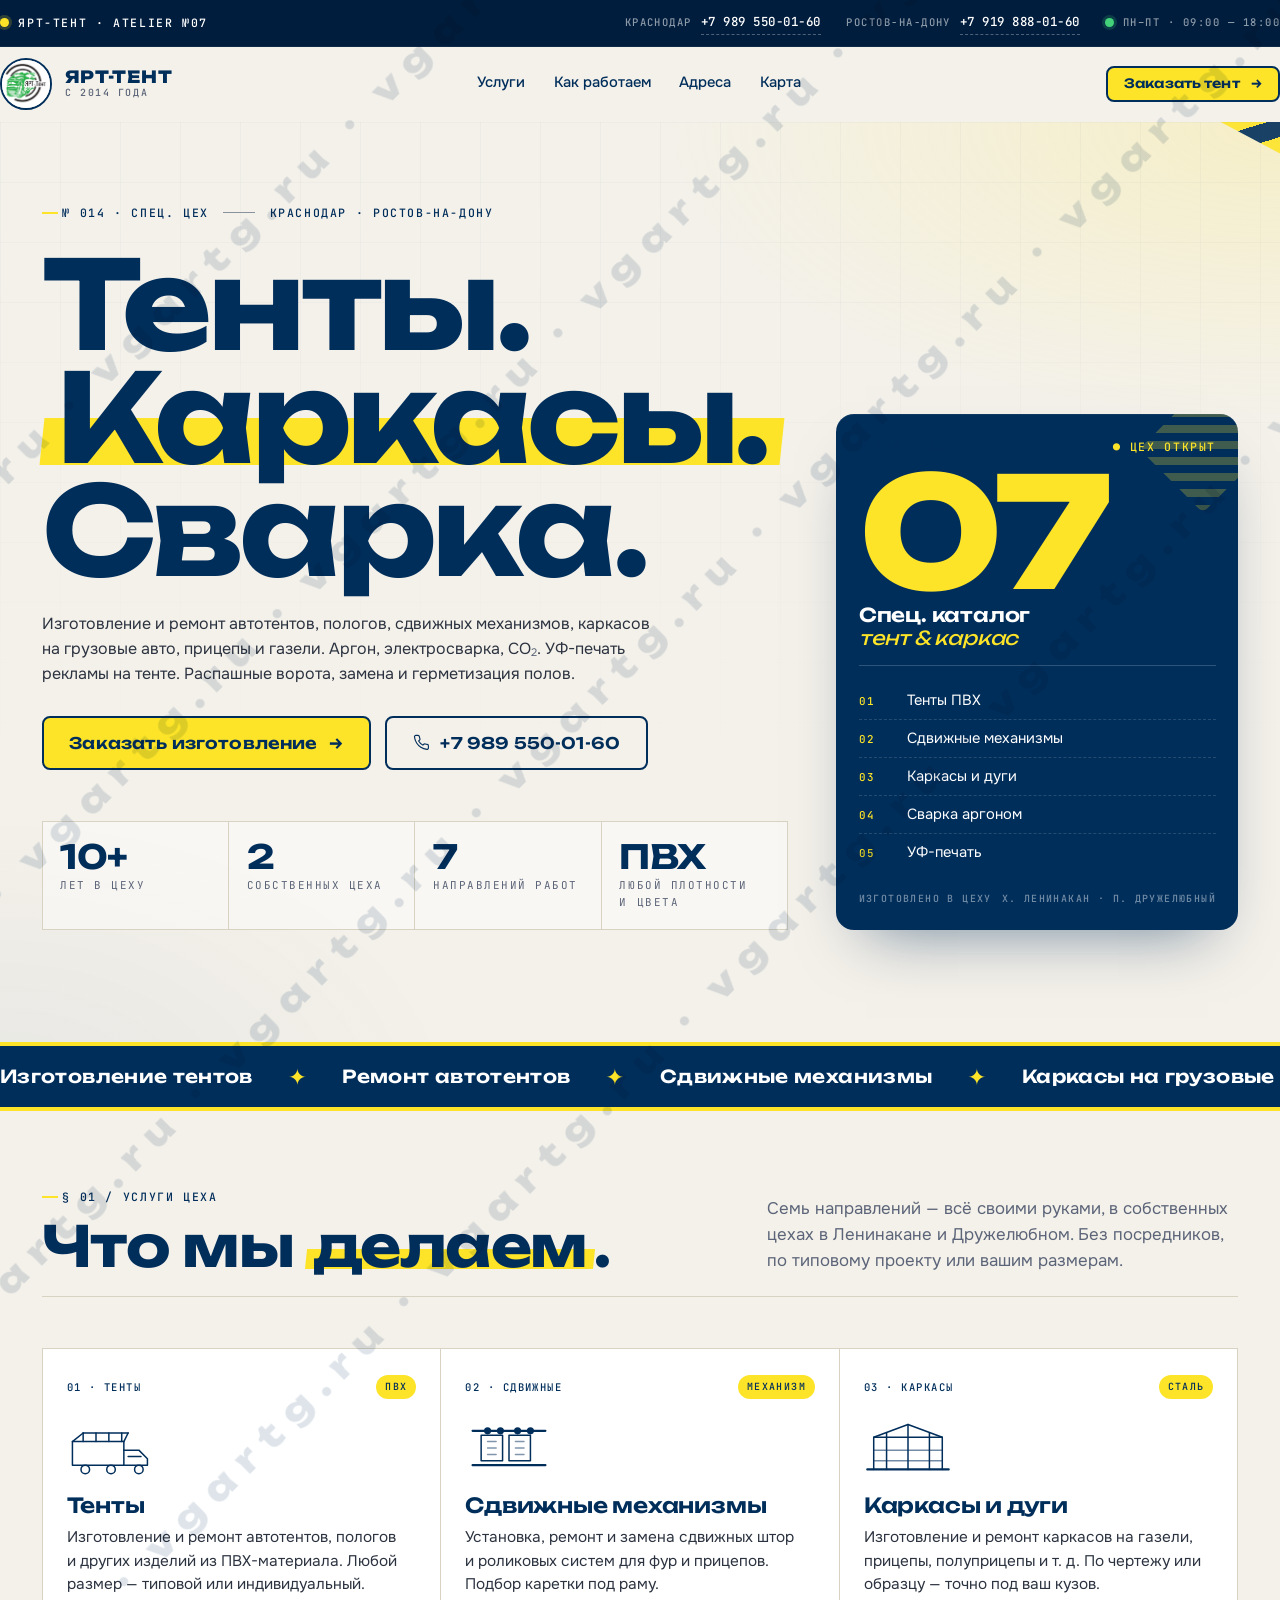
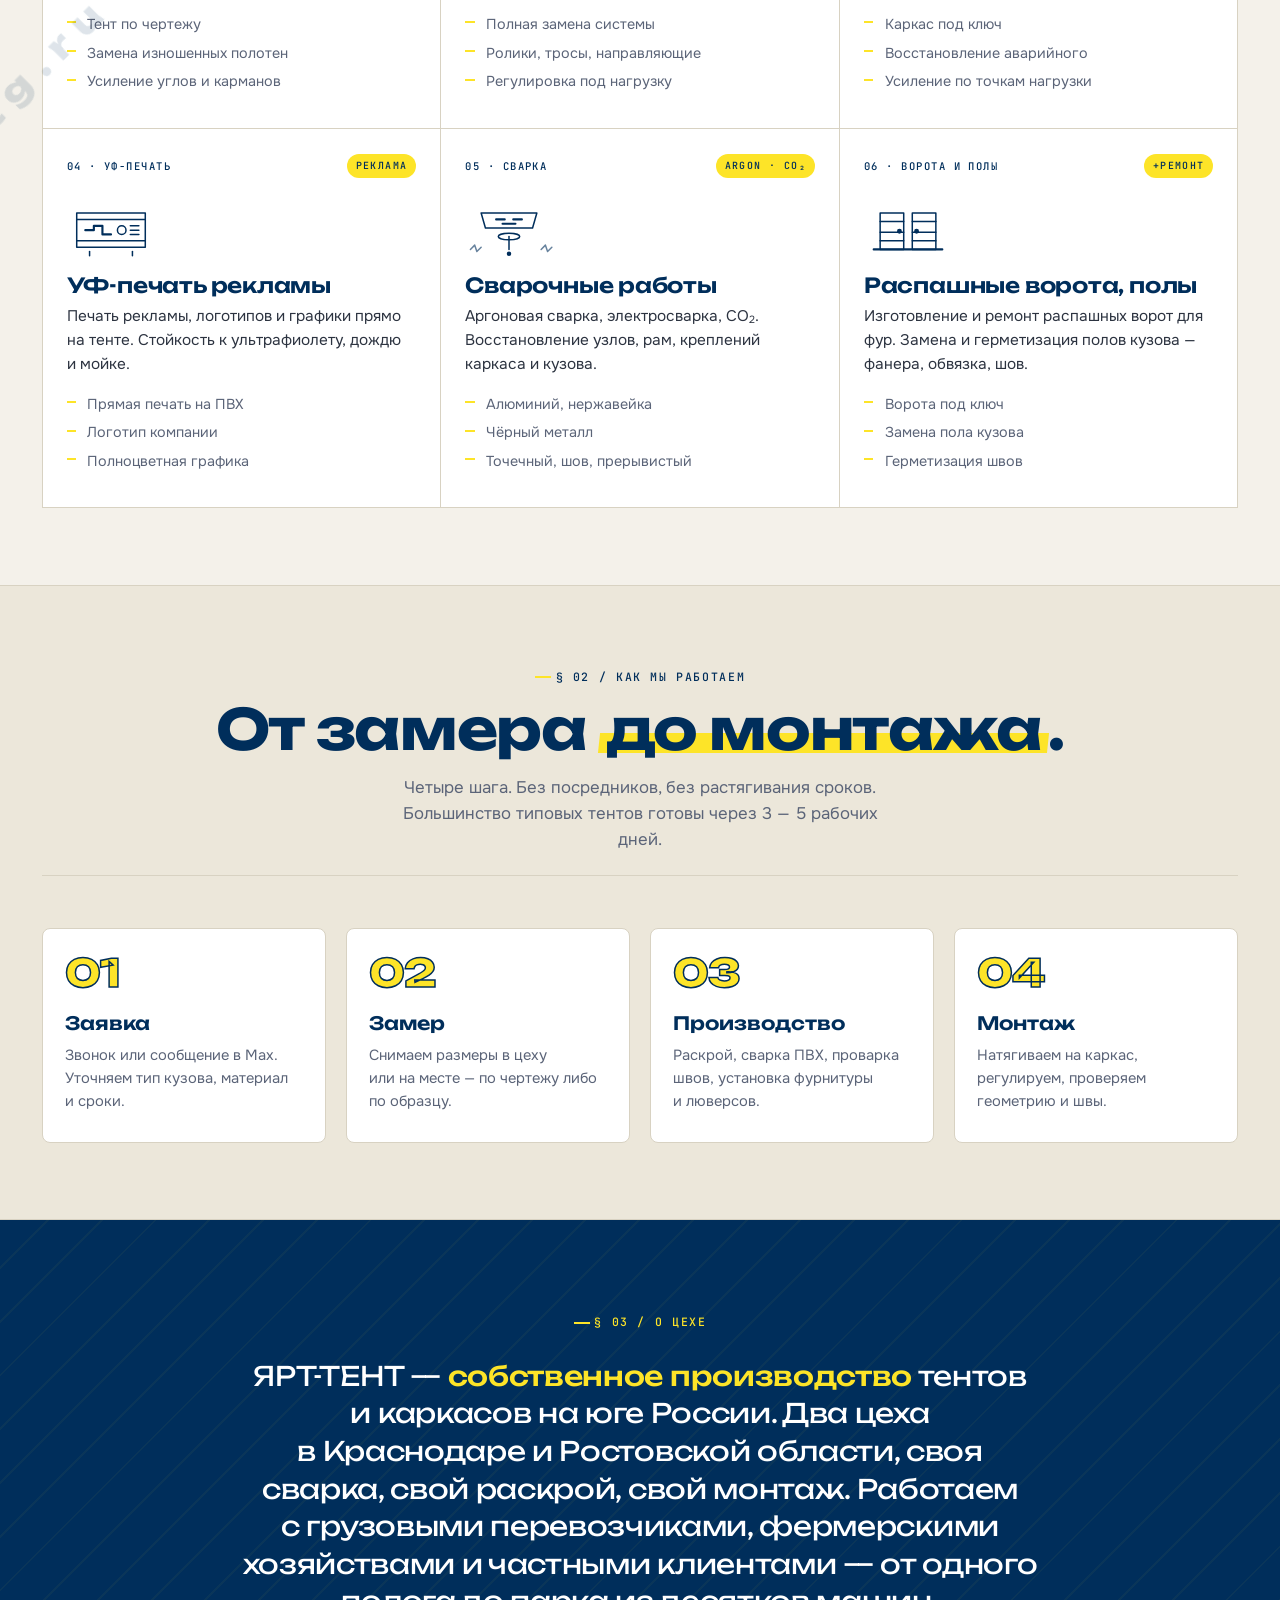
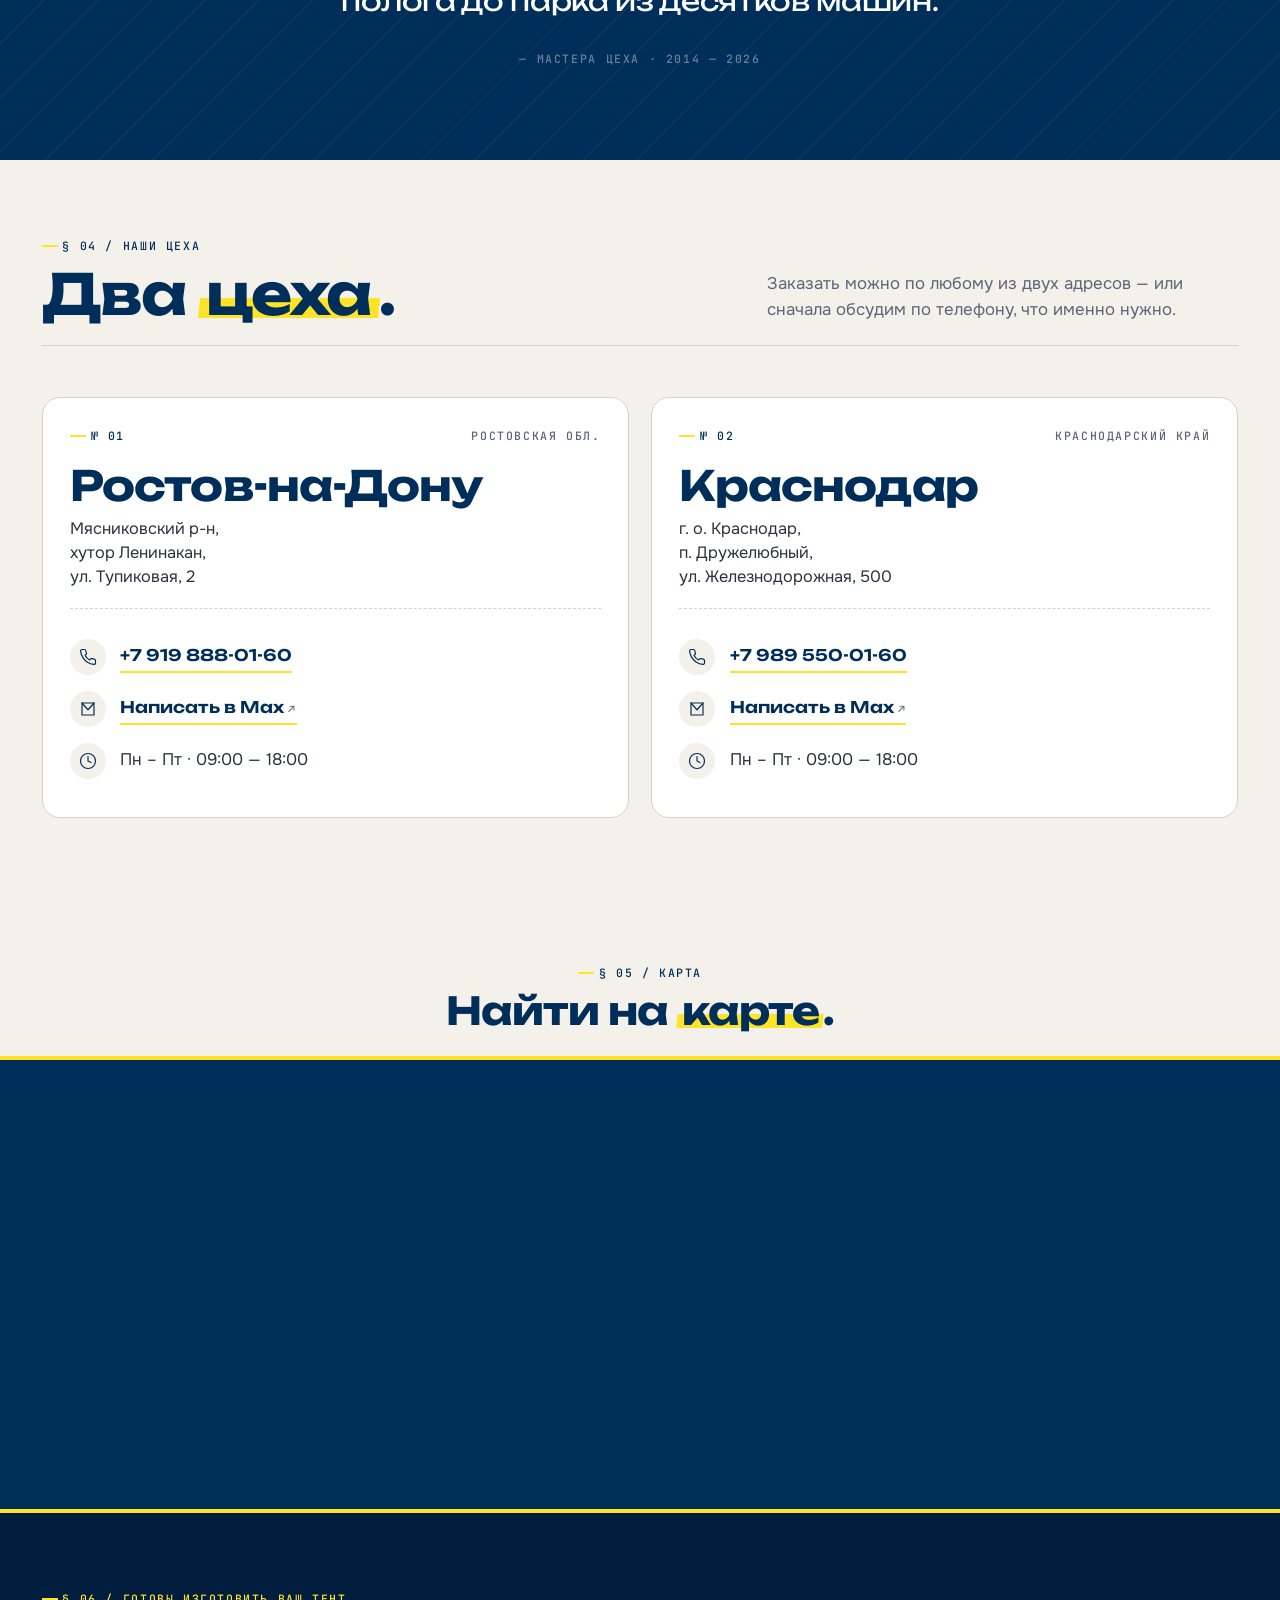
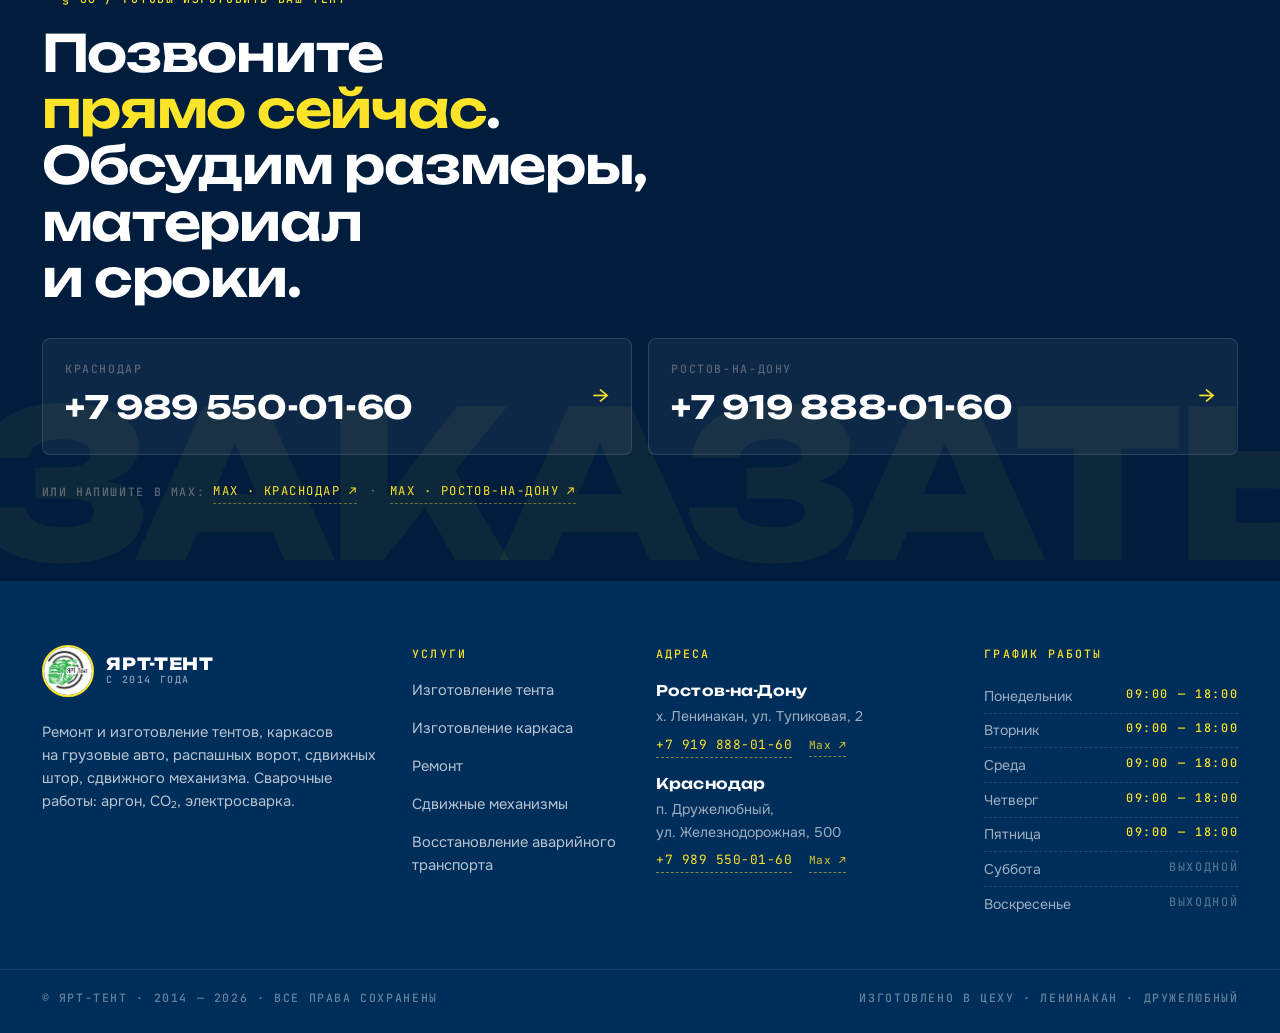
<file: index.html>
<!DOCTYPE html>
<html lang="ru-RU">
<head>
  <meta charset="UTF-8">
  <meta name="viewport" content="width=device-width, initial-scale=1">
  <title>ЯРТ-ТЕНТ — Изготовление и ремонт тентов, каркасов и сварка · Краснодар · Ростов-на-Дону</title>
  <meta name="description" content="Изготовление и ремонт тентов, сдвижных механизмов, каркасов на грузовые авто. Аргоновая, электросварка, CO2. Распашные ворота. УФ-печать. Краснодар и Ростов-на-Дону.">

  <link rel="icon" type="image/png" href="assets/img/favicon.png">

  <link rel="preconnect" href="https://fonts.googleapis.com">
  <link rel="preconnect" href="https://fonts.gstatic.com" crossorigin>
  <link href="https://fonts.googleapis.com/css2?family=Unbounded:wght@300;400;500;600;700;800&family=Onest:wght@300;400;500;600;700&family=JetBrains+Mono:wght@300;400;500&display=swap" rel="stylesheet">

  <link rel="stylesheet" href="assets/css/style.css">

  <script src="assets/js/demo-guard.js" defer></script>
</head>
<body>

  <div class="rail">
    <div class="wrap rail__inner">
      <div class="rail__brand">
        <span class="dot"></span>
        <span class="mono">ЯРТ-ТЕНТ · ATELIER №07</span>
      </div>
      <ul class="rail__contacts">
        <li>
          <span class="mono mono--mute">Краснодар</span>
          <a href="tel:+79895500160">+7&nbsp;989&nbsp;550-01-60</a>
        </li>
        <li>
          <span class="mono mono--mute">Ростов-на-Дону</span>
          <a href="tel:+79198880160">+7&nbsp;919&nbsp;888-01-60</a>
        </li>
        <li class="hide-md">
          <span class="dot dot--green"></span>
          <span class="mono">Пн–Пт · 09:00 — 18:00</span>
        </li>
      </ul>
    </div>
  </div>

  <header class="header" id="top">
    <div class="wrap header__inner">
      <a href="#top" class="logo">
        <img src="assets/img/logo.jpg" alt="ЯРТ-ТЕНТ">
        <div class="logo__text">
          <span class="logo__name">ЯРТ-ТЕНТ</span>
          <span class="mono mono--mute">с&nbsp;2014&nbsp;года</span>
        </div>
      </a>
      <nav class="nav">
        <a href="#services">Услуги</a>
        <a href="#process">Как&nbsp;работаем</a>
        <a href="#locations">Адреса</a>
        <a href="#map">Карта</a>
      </nav>
      <a href="#order" class="btn btn--accent btn--sm">
        Заказать тент
        <span class="btn__arrow">→</span>
      </a>
    </div>
  </header>

  <section class="hero">
    <div class="hero__stripes" aria-hidden="true"></div>
    <div class="hero__grid-bg" aria-hidden="true"></div>

    <div class="wrap hero__inner">

      <div class="hero__main">
        <div class="hero__eyebrow">
          <span class="mono mono--accent">№ 014 · Спец. цех</span>
          <span class="rule-h"></span>
          <span class="mono">Краснодар · Ростов-на-Дону</span>
        </div>

        <h1 class="hero__title">
          <span class="line">Тенты.</span>
          <span class="line"><em>Каркасы.</em></span>
          <span class="line">Сварка.</span>
        </h1>

        <p class="hero__lede">
          Изготовление и ремонт автотентов, пологов, сдвижных механизмов,
          каркасов на грузовые авто, прицепы и газели. Аргон, электросварка,
          CO<sub>2</sub>. УФ-печать рекламы на тенте. Распашные ворота,
          замена и герметизация полов.
        </p>

        <div class="hero__cta">
          <a href="#order" class="btn btn--accent btn--lg">
            Заказать изготовление
            <span class="btn__arrow">→</span>
          </a>
          <a href="tel:+79895500160" class="btn btn--ghost btn--lg">
            <span class="btn__icon">
              <svg viewBox="0 0 24 24" fill="none" stroke="currentColor" stroke-width="1.6" stroke-linecap="round" stroke-linejoin="round"><path d="M22 16.92v3a2 2 0 0 1-2.18 2 19.79 19.79 0 0 1-8.63-3.07 19.5 19.5 0 0 1-6-6 19.79 19.79 0 0 1-3.07-8.67A2 2 0 0 1 4.11 2h3a2 2 0 0 1 2 1.72 12.84 12.84 0 0 0 .7 2.81 2 2 0 0 1-.45 2.11L8.09 9.91a16 16 0 0 0 6 6l1.27-1.27a2 2 0 0 1 2.11-.45 12.84 12.84 0 0 0 2.81.7A2 2 0 0 1 22 16.92z"/></svg>
            </span>
            +7&nbsp;989&nbsp;550-01-60
          </a>
        </div>

        <ul class="hero__stats">
          <li>
            <span class="stat__n">10+</span>
            <span class="stat__l">лет в&nbsp;цеху</span>
          </li>
          <li>
            <span class="stat__n">2</span>
            <span class="stat__l">собственных цеха</span>
          </li>
          <li>
            <span class="stat__n">7</span>
            <span class="stat__l">направлений работ</span>
          </li>
          <li>
            <span class="stat__n">ПВХ</span>
            <span class="stat__l">любой плотности и&nbsp;цвета</span>
          </li>
        </ul>
      </div>

      <aside class="hero__plate">
        <div class="plate__top">
          <span class="mono">№ 014 / 26</span>
          <span class="mono mono--accent">●&nbsp;цех&nbsp;открыт</span>
        </div>
        <div class="plate__big">07</div>
        <div class="plate__title">Спец.&nbsp;каталог<br><em>тент &amp; каркас</em></div>
        <div class="plate__divider"></div>
        <ul class="plate__list">
          <li><span class="mono">01</span> <span>Тенты&nbsp;ПВХ</span></li>
          <li><span class="mono">02</span> <span>Сдвижные механизмы</span></li>
          <li><span class="mono">03</span> <span>Каркасы&nbsp;и&nbsp;дуги</span></li>
          <li><span class="mono">04</span> <span>Сварка&nbsp;аргоном</span></li>
          <li><span class="mono">05</span> <span>УФ-печать</span></li>
        </ul>
        <div class="plate__bottom">
          <span class="mono mono--mute">Изготовлено в цеху</span>
          <span class="mono mono--mute">х.&nbsp;Ленинакан · п.&nbsp;Дружелюбный</span>
        </div>
      </aside>

    </div>

    <div class="marquee" aria-hidden="true">
      <div class="marquee__track">
        <span>Изготовление тентов</span><i>✦</i>
        <span>Ремонт автотентов</span><i>✦</i>
        <span>Сдвижные механизмы</span><i>✦</i>
        <span>Каркасы на грузовые авто</span><i>✦</i>
        <span>Аргоновая сварка</span><i>✦</i>
        <span>УФ-печать рекламы</span><i>✦</i>
        <span>Распашные ворота</span><i>✦</i>
        <span>Изготовление тентов</span><i>✦</i>
        <span>Ремонт автотентов</span><i>✦</i>
        <span>Сдвижные механизмы</span><i>✦</i>
        <span>Каркасы на грузовые авто</span><i>✦</i>
        <span>Аргоновая сварка</span><i>✦</i>
        <span>УФ-печать рекламы</span><i>✦</i>
        <span>Распашные ворота</span><i>✦</i>
      </div>
    </div>
  </section>

  <section class="services" id="services">
    <div class="wrap">

      <header class="sec-head">
        <div>
          <div class="mono mono--accent">§ 01 / Услуги цеха</div>
          <h2 class="sec-head__title">Что мы&nbsp;<em>делаем</em>.</h2>
        </div>
        <p class="sec-head__lede">
          Семь направлений — всё своими руками, в&nbsp;собственных цехах
          в&nbsp;Ленинакане и&nbsp;Дружелюбном. Без посредников, по&nbsp;типовому
          проекту или вашим размерам.
        </p>
      </header>

      <div class="cards">

        <article class="card">
          <div class="card__top">
            <span class="mono">01 · ТЕНТЫ</span>
            <span class="card__tag">ПВХ</span>
          </div>
          <div class="card__icon">
            <svg viewBox="0 0 80 56" fill="none" stroke="currentColor" stroke-width="1.4" stroke-linecap="round" stroke-linejoin="round">
              <path d="M4 44 L4 22 L52 22 L52 44 Z"/>
              <path d="M52 30 L66 30 L74 38 L74 44 L52 44"/>
              <line x1="4" y1="22" x2="14" y2="14"/>
              <line x1="14" y1="14" x2="56" y2="14"/>
              <line x1="56" y1="14" x2="52" y2="22"/>
              <line x1="14" y1="22" x2="14" y2="14"/>
              <line x1="26" y1="22" x2="26" y2="14"/>
              <line x1="38" y1="22" x2="38" y2="14"/>
              <line x1="50" y1="22" x2="50" y2="14"/>
              <circle cx="16" cy="48" r="4"/>
              <circle cx="40" cy="48" r="4"/>
              <circle cx="66" cy="48" r="4"/>
              <line x1="56" y1="36" x2="68" y2="36"/>
            </svg>
          </div>
          <h3 class="card__title">Тенты</h3>
          <p class="card__text">
            Изготовление и&nbsp;ремонт автотентов, пологов и&nbsp;других
            изделий из ПВХ-материала. Любой размер — типовой или
            индивидуальный.
          </p>
          <ul class="card__list">
            <li>Тент по чертежу</li>
            <li>Замена изношенных полотен</li>
            <li>Усиление углов и&nbsp;карманов</li>
          </ul>
        </article>

        <article class="card">
          <div class="card__top">
            <span class="mono">02 · СДВИЖНЫЕ</span>
            <span class="card__tag">механизм</span>
          </div>
          <div class="card__icon">
            <svg viewBox="0 0 80 56" fill="none" stroke="currentColor" stroke-width="1.4" stroke-linecap="round" stroke-linejoin="round">
              <line x1="6" y1="12" x2="74" y2="12" stroke-width="2"/>
              <line x1="6" y1="44" x2="74" y2="44" stroke-width="2"/>
              <rect x="14" y="16" width="20" height="24"/>
              <rect x="40" y="16" width="20" height="24"/>
              <circle cx="20" cy="12" r="2.6" fill="currentColor"/>
              <circle cx="32" cy="12" r="2.6" fill="currentColor"/>
              <circle cx="48" cy="12" r="2.6" fill="currentColor"/>
              <circle cx="60" cy="12" r="2.6" fill="currentColor"/>
              <line x1="20" y1="22" x2="28" y2="22" opacity=".5"/>
              <line x1="20" y1="28" x2="28" y2="28" opacity=".5"/>
              <line x1="20" y1="34" x2="28" y2="34" opacity=".5"/>
              <line x1="46" y1="22" x2="54" y2="22" opacity=".5"/>
              <line x1="46" y1="28" x2="54" y2="28" opacity=".5"/>
              <line x1="46" y1="34" x2="54" y2="34" opacity=".5"/>
            </svg>
          </div>
          <h3 class="card__title">Сдвижные механизмы</h3>
          <p class="card__text">
            Установка, ремонт и&nbsp;замена сдвижных штор и&nbsp;роликовых
            систем для фур и&nbsp;прицепов. Подбор каретки под раму.
          </p>
          <ul class="card__list">
            <li>Полная замена системы</li>
            <li>Ролики, тросы, направляющие</li>
            <li>Регулировка под нагрузку</li>
          </ul>
        </article>

        <article class="card">
          <div class="card__top">
            <span class="mono">03 · КАРКАСЫ</span>
            <span class="card__tag">сталь</span>
          </div>
          <div class="card__icon">
            <svg viewBox="0 0 80 56" fill="none" stroke="currentColor" stroke-width="1.4" stroke-linecap="round" stroke-linejoin="round">
              <path d="M8 48 L8 18 L40 6 L72 18 L72 48"/>
              <line x1="8" y1="18" x2="72" y2="18"/>
              <line x1="20" y1="14" x2="20" y2="48"/>
              <line x1="40" y1="6" x2="40" y2="48"/>
              <line x1="60" y1="14" x2="60" y2="48"/>
              <line x1="8" y1="30" x2="72" y2="30" opacity=".55"/>
              <line x1="8" y1="40" x2="72" y2="40" opacity=".55"/>
              <line x1="2" y1="48" x2="78" y2="48" stroke-width="2"/>
            </svg>
          </div>
          <h3 class="card__title">Каркасы и&nbsp;дуги</h3>
          <p class="card__text">
            Изготовление и&nbsp;ремонт каркасов на газели, прицепы,
            полуприцепы и&nbsp;т.&nbsp;д. По чертежу или образцу — точно
            под ваш кузов.
          </p>
          <ul class="card__list">
            <li>Каркас под ключ</li>
            <li>Восстановление аварийного</li>
            <li>Усиление по точкам нагрузки</li>
          </ul>
        </article>

        <article class="card">
          <div class="card__top">
            <span class="mono">04 · УФ-ПЕЧАТЬ</span>
            <span class="card__tag">реклама</span>
          </div>
          <div class="card__icon">
            <svg viewBox="0 0 80 56" fill="none" stroke="currentColor" stroke-width="1.4" stroke-linecap="round" stroke-linejoin="round">
              <rect x="8" y="14" width="64" height="32"/>
              <line x1="8" y1="20" x2="72" y2="20"/>
              <line x1="8" y1="40" x2="72" y2="40"/>
              <path d="M16 30 L24 30 L24 26 L32 26 L32 34 L40 34" stroke-width="2"/>
              <circle cx="50" cy="30" r="4"/>
              <line x1="58" y1="26" x2="66" y2="26"/>
              <line x1="58" y1="30" x2="66" y2="30"/>
              <line x1="58" y1="34" x2="66" y2="34"/>
              <line x1="20" y1="50" x2="20" y2="54"/>
              <line x1="60" y1="50" x2="60" y2="54"/>
            </svg>
          </div>
          <h3 class="card__title">УФ-печать рекламы</h3>
          <p class="card__text">
            Печать рекламы, логотипов и&nbsp;графики прямо на&nbsp;тенте.
            Стойкость к&nbsp;ультрафиолету, дождю и&nbsp;мойке.
          </p>
          <ul class="card__list">
            <li>Прямая печать на&nbsp;ПВХ</li>
            <li>Логотип компании</li>
            <li>Полноцветная графика</li>
          </ul>
        </article>

        <article class="card">
          <div class="card__top">
            <span class="mono">05 · СВАРКА</span>
            <span class="card__tag">argon · co₂</span>
          </div>
          <div class="card__icon">
            <svg viewBox="0 0 80 56" fill="none" stroke="currentColor" stroke-width="1.4" stroke-linecap="round" stroke-linejoin="round">
              <path d="M14 14 L66 14 L62 28 L18 28 Z"/>
              <ellipse cx="40" cy="36" rx="10" ry="3"/>
              <line x1="40" y1="36" x2="40" y2="48"/>
              <path d="M28 20 L36 20" stroke-width="2"/>
              <path d="M44 20 L52 20" stroke-width="2"/>
              <path d="M34 24 L46 24" stroke-width="2"/>
              <path d="M70 48 L74 44 L76 50 L80 46" opacity=".6"/>
              <path d="M4 48 L8 44 L10 50 L14 46" opacity=".6"/>
              <circle cx="40" cy="52" r="1.4" fill="currentColor"/>
            </svg>
          </div>
          <h3 class="card__title">Сварочные работы</h3>
          <p class="card__text">
            Аргоновая сварка, электросварка, CO<sub>2</sub>.
            Восстановление узлов, рам, креплений каркаса и&nbsp;кузова.
          </p>
          <ul class="card__list">
            <li>Алюминий, нержавейка</li>
            <li>Чёрный металл</li>
            <li>Точечный, шов, прерывистый</li>
          </ul>
        </article>

        <article class="card">
          <div class="card__top">
            <span class="mono">06 · ВОРОТА И&nbsp;ПОЛЫ</span>
            <span class="card__tag">+ремонт</span>
          </div>
          <div class="card__icon">
            <svg viewBox="0 0 80 56" fill="none" stroke="currentColor" stroke-width="1.4" stroke-linecap="round" stroke-linejoin="round">
              <line x1="8" y1="48" x2="72" y2="48" stroke-width="2"/>
              <rect x="14" y="14" width="22" height="34"/>
              <rect x="44" y="14" width="22" height="34"/>
              <line x1="14" y1="22" x2="36" y2="22"/>
              <line x1="14" y1="32" x2="36" y2="32"/>
              <line x1="14" y1="40" x2="36" y2="40"/>
              <line x1="44" y1="22" x2="66" y2="22"/>
              <line x1="44" y1="32" x2="66" y2="32"/>
              <line x1="44" y1="40" x2="66" y2="40"/>
              <circle cx="32" cy="31" r="1.6" fill="currentColor"/>
              <circle cx="48" cy="31" r="1.6" fill="currentColor"/>
            </svg>
          </div>
          <h3 class="card__title">Распашные ворота, полы</h3>
          <p class="card__text">
            Изготовление и&nbsp;ремонт распашных ворот для фур. Замена
            и&nbsp;герметизация полов кузова — фанера, обвязка, шов.
          </p>
          <ul class="card__list">
            <li>Ворота под ключ</li>
            <li>Замена пола кузова</li>
            <li>Герметизация швов</li>
          </ul>
        </article>

      </div>
    </div>
  </section>

  <section class="process" id="process">
    <div class="wrap">

      <header class="sec-head sec-head--center">
        <div>
          <div class="mono mono--accent">§ 02 / Как мы работаем</div>
          <h2 class="sec-head__title">От замера&nbsp;<em>до&nbsp;монтажа</em>.</h2>
        </div>
        <p class="sec-head__lede sec-head__lede--center">
          Четыре шага. Без посредников, без растягивания сроков. Большинство
          типовых тентов готовы через 3 — 5 рабочих дней.
        </p>
      </header>

      <ol class="steps">
        <li class="step">
          <div class="step__n">01</div>
          <h4 class="step__t">Заявка</h4>
          <p>Звонок или сообщение в&nbsp;Max. Уточняем тип&nbsp;кузова, материал и&nbsp;сроки.</p>
        </li>
        <li class="step">
          <div class="step__n">02</div>
          <h4 class="step__t">Замер</h4>
          <p>Снимаем размеры в&nbsp;цеху или&nbsp;на&nbsp;месте&nbsp;— по чертежу либо по образцу.</p>
        </li>
        <li class="step">
          <div class="step__n">03</div>
          <h4 class="step__t">Производство</h4>
          <p>Раскрой, сварка ПВХ, проварка швов, установка фурнитуры и&nbsp;люверсов.</p>
        </li>
        <li class="step">
          <div class="step__n">04</div>
          <h4 class="step__t">Монтаж</h4>
          <p>Натягиваем на&nbsp;каркас, регулируем, проверяем геометрию и&nbsp;швы.</p>
        </li>
      </ol>

    </div>
  </section>

  <section class="about">
    <div class="wrap about__inner">
      <div class="about__eyebrow mono mono--accent">§ 03 / О цехе</div>
      <p class="about__lead">
        ЯРТ-ТЕНТ&nbsp;— <em>собственное производство</em> тентов и&nbsp;каркасов
        на&nbsp;юге России. Два цеха в&nbsp;Краснодаре и&nbsp;Ростовской области,
        своя сварка, свой раскрой, свой монтаж. Работаем с&nbsp;грузовыми
        перевозчиками, фермерскими хозяйствами и&nbsp;частными клиентами&nbsp;—
        от&nbsp;одного полога до&nbsp;парка из&nbsp;десятков машин.
      </p>
      <div class="about__sig">
        <span class="mono mono--mute">— Мастера цеха · 2014 — 2026</span>
      </div>
    </div>
  </section>

  <section class="loc" id="locations">
    <div class="wrap">

      <header class="sec-head">
        <div>
          <div class="mono mono--accent">§ 04 / Наши цеха</div>
          <h2 class="sec-head__title">Два&nbsp;<em>цеха</em>.</h2>
        </div>
        <p class="sec-head__lede">
          Заказать можно по&nbsp;любому из&nbsp;двух адресов&nbsp;— или сначала
          обсудим по&nbsp;телефону, что именно нужно.
        </p>
      </header>

      <div class="loc__grid">

        <article class="loc__card">
          <div class="loc__head">
            <span class="mono mono--accent">№ 01</span>
            <span class="mono">Ростовская обл.</span>
          </div>
          <h3 class="loc__city">Ростов-на-Дону</h3>
          <p class="loc__addr">
            Мясниковский&nbsp;р-н,<br>
            хутор Ленинакан,<br>
            ул.&nbsp;Тупиковая,&nbsp;2
          </p>

          <ul class="loc__contacts">
            <li>
              <span class="loc__ico">
                <svg viewBox="0 0 24 24" fill="none" stroke="currentColor" stroke-width="1.6" stroke-linecap="round" stroke-linejoin="round"><path d="M22 16.92v3a2 2 0 0 1-2.18 2 19.79 19.79 0 0 1-8.63-3.07 19.5 19.5 0 0 1-6-6 19.79 19.79 0 0 1-3.07-8.67A2 2 0 0 1 4.11 2h3a2 2 0 0 1 2 1.72 12.84 12.84 0 0 0 .7 2.81 2 2 0 0 1-.45 2.11L8.09 9.91a16 16 0 0 0 6 6l1.27-1.27a2 2 0 0 1 2.11-.45 12.84 12.84 0 0 0 2.81.7A2 2 0 0 1 22 16.92z"/></svg>
              </span>
              <a href="tel:+79198880160">+7&nbsp;919&nbsp;888-01-60</a>
            </li>
            <li>
              <span class="loc__ico">
                <svg viewBox="0 0 24 24" fill="none" stroke="currentColor" stroke-width="1.6" stroke-linecap="round" stroke-linejoin="round"><path d="M4 4 L20 4 L20 20 L4 20 Z"/><path d="M4 4 L12 13 L20 4"/></svg>
              </span>
              <a href="https://max.ru/u/f9LHodD0cOLPyzVYiz6UmUcuG_vUOjoH0Q2qOEhTXlTLw461L6gxmVTOErU" target="_blank" rel="noopener">
                Написать в&nbsp;Max&nbsp;<span class="mono mono--mute">↗</span>
              </a>
            </li>
            <li>
              <span class="loc__ico">
                <svg viewBox="0 0 24 24" fill="none" stroke="currentColor" stroke-width="1.6" stroke-linecap="round" stroke-linejoin="round"><circle cx="12" cy="12" r="10"/><polyline points="12 6 12 12 16 14"/></svg>
              </span>
              <span>Пн&nbsp;– Пт&nbsp;· 09:00&nbsp;— 18:00</span>
            </li>
          </ul>
        </article>

        <article class="loc__card">
          <div class="loc__head">
            <span class="mono mono--accent">№ 02</span>
            <span class="mono">Краснодарский край</span>
          </div>
          <h3 class="loc__city">Краснодар</h3>
          <p class="loc__addr">
            г.&nbsp;о.&nbsp;Краснодар,<br>
            п.&nbsp;Дружелюбный,<br>
            ул.&nbsp;Железнодорожная,&nbsp;500
          </p>

          <ul class="loc__contacts">
            <li>
              <span class="loc__ico">
                <svg viewBox="0 0 24 24" fill="none" stroke="currentColor" stroke-width="1.6" stroke-linecap="round" stroke-linejoin="round"><path d="M22 16.92v3a2 2 0 0 1-2.18 2 19.79 19.79 0 0 1-8.63-3.07 19.5 19.5 0 0 1-6-6 19.79 19.79 0 0 1-3.07-8.67A2 2 0 0 1 4.11 2h3a2 2 0 0 1 2 1.72 12.84 12.84 0 0 0 .7 2.81 2 2 0 0 1-.45 2.11L8.09 9.91a16 16 0 0 0 6 6l1.27-1.27a2 2 0 0 1 2.11-.45 12.84 12.84 0 0 0 2.81.7A2 2 0 0 1 22 16.92z"/></svg>
              </span>
              <a href="tel:+79895500160">+7&nbsp;989&nbsp;550-01-60</a>
            </li>
            <li>
              <span class="loc__ico">
                <svg viewBox="0 0 24 24" fill="none" stroke="currentColor" stroke-width="1.6" stroke-linecap="round" stroke-linejoin="round"><path d="M4 4 L20 4 L20 20 L4 20 Z"/><path d="M4 4 L12 13 L20 4"/></svg>
              </span>
              <a href="https://max.ru/u/f9LHodD0cOIgD7fo6fKV_A3DT0zRIXyo-d2cmc4_JtyVDS8p12zjq7A18Bg" target="_blank" rel="noopener">
                Написать в&nbsp;Max&nbsp;<span class="mono mono--mute">↗</span>
              </a>
            </li>
            <li>
              <span class="loc__ico">
                <svg viewBox="0 0 24 24" fill="none" stroke="currentColor" stroke-width="1.6" stroke-linecap="round" stroke-linejoin="round"><circle cx="12" cy="12" r="10"/><polyline points="12 6 12 12 16 14"/></svg>
              </span>
              <span>Пн&nbsp;– Пт&nbsp;· 09:00&nbsp;— 18:00</span>
            </li>
          </ul>
        </article>

      </div>
    </div>
  </section>

  <section class="map" id="map">
    <div class="wrap map__head">
      <div class="mono mono--accent">§ 05 / Карта</div>
      <h2 class="sec-head__title sec-head__title--sm">Найти на&nbsp;<em>карте</em>.</h2>
    </div>
    <div class="map__container">
      <script type="text/javascript" charset="utf-8" async src="https://api-maps.yandex.ru/services/constructor/1.0/js/?um=constructor%3Ac4cf965c62274afa86d0911159cece627b18679dcde5916114e287206d0cd1a0&amp;width=100%25&amp;height=457&amp;lang=ru_RU&amp;scroll=true"></script>
    </div>
  </section>

  <section class="order" id="order">
    <div class="wrap order__inner">
      <div class="order__bg" aria-hidden="true">ЗАКАЗАТЬ · ЗАКАЗАТЬ ·</div>

      <div class="order__copy">
        <div class="mono mono--accent">§ 06 / Готовы изготовить ваш тент</div>
        <h2 class="order__title">
          Позвоните <em>прямо&nbsp;сейчас</em>.<br>
          Обсудим&nbsp;размеры, материал и&nbsp;сроки.
        </h2>
      </div>

      <div class="order__phones">
        <a href="tel:+79895500160" class="order__phone">
          <span class="mono mono--mute">Краснодар</span>
          <span class="order__phone-n">+7&nbsp;989&nbsp;550-01-60</span>
          <span class="order__phone-arrow">→</span>
        </a>
        <a href="tel:+79198880160" class="order__phone">
          <span class="mono mono--mute">Ростов-на-Дону</span>
          <span class="order__phone-n">+7&nbsp;919&nbsp;888-01-60</span>
          <span class="order__phone-arrow">→</span>
        </a>
      </div>

      <div class="order__max">
        <span class="mono mono--mute">или напишите в Max:</span>
        <a href="https://max.ru/u/f9LHodD0cOIgD7fo6fKV_A3DT0zRIXyo-d2cmc4_JtyVDS8p12zjq7A18Bg" target="_blank" rel="noopener">Max&nbsp;· Краснодар ↗</a>
        <span class="dot dot--sep">·</span>
        <a href="https://max.ru/u/f9LHodD0cOLPyzVYiz6UmUcuG_vUOjoH0Q2qOEhTXlTLw461L6gxmVTOErU" target="_blank" rel="noopener">Max&nbsp;· Ростов-на-Дону ↗</a>
      </div>
    </div>
  </section>

  <footer class="footer">
    <div class="wrap footer__inner">

      <div class="footer__col footer__brand">
        <div class="logo">
          <img src="assets/img/logo.jpg" alt="ЯРТ-ТЕНТ">
          <div class="logo__text">
            <span class="logo__name">ЯРТ-ТЕНТ</span>
            <span class="mono mono--mute">с&nbsp;2014&nbsp;года</span>
          </div>
        </div>
        <p>
          Ремонт и&nbsp;изготовление тентов, каркасов на&nbsp;грузовые авто,
          распашных ворот, сдвижных штор, сдвижного механизма. Сварочные
          работы: аргон, CO<sub>2</sub>, электросварка.
        </p>
      </div>

      <div class="footer__col">
        <h5>Услуги</h5>
        <ul>
          <li>Изготовление тента</li>
          <li>Изготовление каркаса</li>
          <li>Ремонт</li>
          <li>Сдвижные механизмы</li>
          <li>Восстановление аварийного транспорта</li>
        </ul>
      </div>

      <div class="footer__col">
        <h5>Адреса</h5>
        <ul>
          <li>
            <strong>Ростов-на-Дону</strong>
            <span>х.&nbsp;Ленинакан, ул.&nbsp;Тупиковая,&nbsp;2</span>
            <a href="tel:+79198880160">+7&nbsp;919&nbsp;888-01-60</a>
            <a class="footer__small" href="https://max.ru/u/f9LHodD0cOLPyzVYiz6UmUcuG_vUOjoH0Q2qOEhTXlTLw461L6gxmVTOErU" target="_blank" rel="noopener">Max&nbsp;↗</a>
          </li>
          <li>
            <strong>Краснодар</strong>
            <span>п.&nbsp;Дружелюбный, ул.&nbsp;Железнодорожная,&nbsp;500</span>
            <a href="tel:+79895500160">+7&nbsp;989&nbsp;550-01-60</a>
            <a class="footer__small" href="https://max.ru/u/f9LHodD0cOIgD7fo6fKV_A3DT0zRIXyo-d2cmc4_JtyVDS8p12zjq7A18Bg" target="_blank" rel="noopener">Max&nbsp;↗</a>
          </li>
        </ul>
      </div>

      <div class="footer__col">
        <h5>График работы</h5>
        <ul class="footer__hours">
          <li><span>Понедельник</span><span class="mono">09:00 — 18:00</span></li>
          <li><span>Вторник</span><span class="mono">09:00 — 18:00</span></li>
          <li><span>Среда</span><span class="mono">09:00 — 18:00</span></li>
          <li><span>Четверг</span><span class="mono">09:00 — 18:00</span></li>
          <li><span>Пятница</span><span class="mono">09:00 — 18:00</span></li>
          <li class="footer__off"><span>Суббота</span><span class="mono">выходной</span></li>
          <li class="footer__off"><span>Воскресенье</span><span class="mono">выходной</span></li>
        </ul>
      </div>

    </div>

    <div class="wrap footer__bottom">
      <span class="mono mono--mute">© ЯРТ-ТЕНТ · 2014 — 2026 · Все права сохранены</span>
      <span class="mono mono--mute">Изготовлено в&nbsp;цеху · Ленинакан · Дружелюбный</span>
    </div>
  </footer>

  <script>
    // — Sticky header shadow when scrolled —
    const header = document.querySelector('.header');
    const onScroll = () => {
      if (window.scrollY > 8) header.classList.add('is-stuck');
      else header.classList.remove('is-stuck');
    };
    document.addEventListener('scroll', onScroll, { passive: true });
    onScroll();

    // — Reveal on scroll —
    const io = new IntersectionObserver((entries) => {
      entries.forEach(e => {
        if (e.isIntersecting){
          e.target.classList.add('in');
          io.unobserve(e.target);
        }
      });
    }, { rootMargin: '0px 0px -10% 0px', threshold: 0.06 });
    document.querySelectorAll('.card, .step, .loc__card, .sec-head, .about__inner, .hero__main, .hero__plate').forEach(el => {
      el.classList.add('reveal');
      io.observe(el);
    });
  </script>
</body>
</html>
</file>
<file: assets/css/style.css>
/* ————————————————————————————————————————————————————————————
   ЯРТ-ТЕНТ  ·  REDESIGN  ·  2026
   Палитра — оригинальная: глубокий navy #002E5B + safety yellow #FDE428
   ———————————————————————————————————————————————————————————— */

:root{
  --navy:        #002E5B;
  --navy-deep:   #001D3D;
  --navy-soft:   #003E78;
  --navy-12:     rgba(0,46,91,.12);
  --navy-08:     rgba(0,46,91,.08);

  --yellow:      #FDE428;
  --yellow-warm: #F5C842;
  --yellow-deep: #E5C400;

  --blue-light:  #6C98E1;

  --paper:       #F4F1EA;
  --paper-2:     #ECE7DA;
  --white:       #FFFFFF;

  --ink:         #1A1F2A;
  --text:        #2C3340;
  --text-mute:   #5B6478;
  --text-dim:    #8A92A0;

  --rule:        #D8D2C2;
  --rule-dark:   rgba(255,255,255,.12);

  --gutter:      clamp(1.1rem, 3.4vw, 2.6rem);
  --r-sm:        4px;
  --r-md:        8px;
  --r-lg:        18px;

  --t-display:   "Unbounded", "Onest", system-ui, sans-serif;
  --t-body:      "Onest", system-ui, -apple-system, "Segoe UI", sans-serif;
  --t-mono:      "JetBrains Mono", ui-monospace, monospace;

  --ease:        cubic-bezier(.2,.7,.2,1);
}

/* ——— RESET ——— */
*,*::before,*::after{ box-sizing: border-box; }
html,body{ margin:0; padding:0; }
html{ scroll-behavior: smooth; }

body{
  background: var(--paper);
  color: var(--text);
  font-family: var(--t-body);
  font-size: clamp(.95rem, .9rem + .25vw, 1.05rem);
  line-height: 1.6;
  -webkit-font-smoothing: antialiased;
  text-rendering: optimizeLegibility;
  overflow-x: hidden;
}

img{ max-width:100%; display:block; }
a{ color: inherit; text-decoration: none; }
ul,ol{ margin:0; padding:0; list-style:none; }
button{ font: inherit; }
sub{ font-size: .68em; vertical-align: -.2em; }

::selection{ background: var(--yellow); color: var(--navy); }

/* ——— WRAP ——— */
.wrap{
  max-width: 1320px;
  margin: 0 auto;
  padding: 0 var(--gutter);
  position: relative;
}

/* ——— TYPE PRIMITIVES ——— */
.mono{
  font-family: var(--t-mono);
  text-transform: uppercase;
  letter-spacing: .14em;
  font-size: .72rem;
  font-weight: 500;
  color: var(--navy);
}
.mono--accent{ color: var(--navy); position: relative; padding-left: 1.3rem; }
.mono--accent::before{
  content:"";
  position:absolute; left:0; top: 50%;
  width: 1rem; height: 2px;
  background: var(--yellow);
  transform: translateY(-50%);
}
.mono--mute{ color: var(--text-mute); }

.rule-h{
  display:inline-block;
  width: 2rem; height:1px; background: var(--text-dim);
  vertical-align: middle;
}

/* ——— DOTS ——— */
.dot{
  display:inline-block;
  width:.55rem; height:.55rem;
  border-radius:50%;
  background: var(--yellow);
  box-shadow: 0 0 0 3px rgba(253,228,40,.18);
}
.dot--green{ background:#43D17A; box-shadow: 0 0 0 3px rgba(67,209,122,.18); }
.dot--sep{
  background: transparent;
  box-shadow: none;
  width:auto; height:auto;
  color: var(--text-dim);
  margin: 0 .4rem;
}

/* ——— BUTTONS ——— */
.btn{
  display:inline-flex; align-items:center; gap:.7rem;
  padding: .9rem 1.4rem;
  font-family: var(--t-display);
  font-weight: 600;
  font-size: .9rem;
  letter-spacing: .01em;
  border: 2px solid var(--navy);
  border-radius: var(--r-md);
  background: var(--navy);
  color: var(--white);
  cursor: pointer;
  transition: transform .25s var(--ease), background .25s var(--ease),
              color .25s var(--ease), border-color .25s var(--ease),
              box-shadow .35s var(--ease);
  text-align: center;
  line-height: 1;
}
.btn:hover{ transform: translateY(-2px); box-shadow: 0 10px 24px -10px rgba(0,46,91,.55); }
.btn--accent{
  background: var(--yellow);
  color: var(--navy);
  border-color: var(--navy);
}
.btn--accent:hover{ background: var(--navy); color: var(--yellow); }
.btn--ghost{
  background: transparent;
  color: var(--navy);
  border-color: var(--navy);
}
.btn--ghost:hover{ background: var(--navy); color: var(--yellow); }
.btn--sm{ padding: .6rem 1rem; font-size: .8rem; }
.btn--lg{ padding: 1.05rem 1.6rem; font-size: 1rem; }
.btn__arrow{
  display:inline-block;
  transition: transform .3s var(--ease);
}
.btn:hover .btn__arrow{ transform: translateX(4px); }
.btn__icon{
  width: 1.05rem; height:1.05rem;
  display:inline-grid; place-items:center;
}
.btn__icon svg{ width:100%; height:100%; }

/* ————————————————————————————————————————————————————————————
   TOP RAIL  ·  Navy strip with both city contacts
   ———————————————————————————————————————————————————————————— */
.rail{
  background: var(--navy-deep);
  color: var(--white);
  border-bottom: 1px solid rgba(255,255,255,.06);
}
.rail__inner{
  display:flex; align-items:center; justify-content: space-between;
  gap: 1.2rem;
  padding: .65rem 0;
  min-height: 44px;
  flex-wrap: wrap;
}
.rail__brand{
  display:inline-flex; align-items:center; gap:.6rem;
}
.rail__brand .mono{ color:#fff; }
.rail__contacts{
  display:inline-flex; gap: clamp(.8rem, 2vw, 1.8rem);
  align-items:center; flex-wrap: wrap;
}
.rail__contacts li{
  display:inline-flex; align-items:center; gap:.55rem;
}
.rail__contacts .mono{ color: rgba(255,255,255,.55); font-size: .66rem; }
.rail__contacts a{
  font-family: var(--t-mono);
  font-weight: 500;
  font-size: .78rem;
  letter-spacing: .04em;
  color: var(--white);
  border-bottom: 1px dashed rgba(255,255,255,.3);
  padding: .12rem 0;
  transition: color .2s, border-color .2s;
}
.rail__contacts a:hover{ color: var(--yellow); border-color: var(--yellow); }

@media (max-width: 820px){
  .hide-md{ display:none; }
}

/* ————————————————————————————————————————————————————————————
   HEADER
   ———————————————————————————————————————————————————————————— */
.header{
  position: sticky; top: 0; z-index: 50;
  background: rgba(244,241,234,.92);
  backdrop-filter: blur(10px);
  -webkit-backdrop-filter: blur(10px);
  border-bottom: 1px solid transparent;
  transition: background .25s var(--ease), border-color .25s var(--ease),
              box-shadow .35s var(--ease);
}
.header.is-stuck{
  background: rgba(255,255,255,.95);
  border-bottom-color: var(--rule);
  box-shadow: 0 12px 30px -22px rgba(0,46,91,.35);
}
.header__inner{
  display:flex; align-items:center; justify-content: space-between;
  gap: 1rem;
  padding: .7rem 0;
}
.logo{
  display:inline-flex; align-items:center; gap:.8rem;
}
.logo img{
  width: 52px; height: 52px;
  border-radius: 50%;
  object-fit: cover;
  border: 2px solid var(--navy);
  background: var(--white);
}
.logo__text{
  display:flex; flex-direction: column;
  line-height: 1.1;
}
.logo__name{
  font-family: var(--t-display);
  font-weight: 800;
  font-size: 1.05rem;
  color: var(--navy);
  letter-spacing: .04em;
}
.logo__text .mono{
  font-size: .62rem;
  color: var(--text-mute);
  letter-spacing: .16em;
  margin-top: .1rem;
}
.nav{
  display:inline-flex; gap: clamp(.6rem, 2vw, 1.7rem);
}
.nav a{
  font-family: var(--t-body);
  font-weight: 500;
  font-size: .92rem;
  color: var(--navy);
  padding: .35rem .1rem;
  border-bottom: 2px solid transparent;
  transition: color .2s, border-color .25s var(--ease);
}
.nav a:hover{ color: var(--navy); border-bottom-color: var(--yellow); }

@media (max-width: 880px){
  .nav{ display:none; }
}
@media (max-width: 520px){
  .logo__text{ display:none; }
}

/* ————————————————————————————————————————————————————————————
   HERO
   ———————————————————————————————————————————————————————————— */
.hero{
  position: relative;
  padding: clamp(2.5rem, 6vw, 5rem) 0 0;
  overflow: hidden;
  background:
    radial-gradient(80% 50% at 100% 0%, rgba(253,228,40,.18), transparent 60%),
    radial-gradient(60% 50% at 0% 100%, rgba(0,46,91,.05), transparent 60%),
    var(--paper);
}

/* Caution stripes — diagonal yellow/navy ribbon in the corner */
.hero__stripes{
  position: absolute;
  top: -6%; right: -8%;
  width: 320px; height: 56px;
  background-image: repeating-linear-gradient(
    -45deg,
    var(--navy) 0 18px,
    var(--yellow) 18px 36px
  );
  transform: rotate(28deg);
  opacity: .9;
  pointer-events: none;
  z-index: 0;
}

/* subtle blueprint grid */
.hero__grid-bg{
  position:absolute; inset:0;
  background-image:
    linear-gradient(rgba(0,46,91,.05) 1px, transparent 1px),
    linear-gradient(90deg, rgba(0,46,91,.05) 1px, transparent 1px);
  background-size: 60px 60px;
  mask-image: linear-gradient(to bottom, black 0%, transparent 70%);
  -webkit-mask-image: linear-gradient(to bottom, black 0%, transparent 70%);
  pointer-events:none;
  z-index: 0;
  opacity: .6;
}

.hero__inner{
  display:grid;
  grid-template-columns: 1fr;
  gap: clamp(1.6rem, 4vw, 3rem);
  padding-bottom: clamp(2rem, 5vw, 4rem);
  position: relative; z-index: 1;
}
@media (min-width: 1020px){
  .hero__inner{ grid-template-columns: 13fr 7fr; align-items: end; }
}

.hero__eyebrow{
  display:inline-flex; align-items:center; gap: .9rem;
  margin-bottom: 1.6rem;
  flex-wrap: wrap;
}

.hero__title{
  font-family: var(--t-display);
  font-weight: 700;
  font-size: clamp(3rem, 9.6vw, 9rem);
  line-height: .92;
  letter-spacing: -.035em;
  color: var(--navy);
  margin: 0;
}
.hero__title .line{ display:block; }
.hero__title em{
  font-style: normal;
  position: relative;
  display: inline-block;
  color: var(--navy);
  padding: 0 .12em;
  z-index: 1;
}
.hero__title em::before{
  content:""; position:absolute;
  left: 0; right: 0; bottom: 8%;
  height: .38em;
  background: var(--yellow);
  z-index: -1;
  transform: skewX(-6deg);
}

.hero__lede{
  font-family: var(--t-body);
  font-size: clamp(1rem, 1.05vw, 1.18rem);
  line-height: 1.55;
  color: var(--text);
  margin: 1.6rem 0 0;
  max-width: 38rem;
}
.hero__lede sub{ color: var(--text-mute); }

.hero__cta{
  display:flex; gap: .9rem; flex-wrap: wrap;
  margin-top: 1.8rem;
}
.hero__cta .btn{ flex: 0 1 auto; }

.hero__stats{
  display:grid;
  grid-template-columns: repeat(2, 1fr);
  gap: 0;
  margin-top: clamp(2rem, 4vw, 3.2rem);
  border-top: 1px solid var(--rule);
  border-left: 1px solid var(--rule);
}
@media (min-width: 640px){
  .hero__stats{ grid-template-columns: repeat(4, 1fr); }
}
.hero__stats li{
  padding: 1.1rem 1.1rem;
  border-right: 1px solid var(--rule);
  border-bottom: 1px solid var(--rule);
  display:flex; flex-direction: column; gap:.25rem;
  background: rgba(255,255,255,.4);
}
.stat__n{
  font-family: var(--t-display);
  font-weight: 700;
  font-size: clamp(1.6rem, 2.6vw, 2.4rem);
  color: var(--navy);
  letter-spacing: -.02em;
  line-height: 1;
}
.stat__l{
  font-family: var(--t-mono);
  text-transform: uppercase;
  font-size: .68rem;
  letter-spacing: .14em;
  color: var(--text-mute);
}

/* — Hero plate (right-side catalog block) — */
.hero__plate{
  background: var(--navy);
  color: var(--white);
  padding: 1.5rem 1.4rem;
  border-radius: var(--r-lg);
  position: relative;
  overflow: hidden;
  box-shadow:
    0 1px 0 rgba(255,255,255,.05) inset,
    0 30px 60px -30px rgba(0,46,91,.55);
}
.hero__plate::before{
  content:""; position:absolute;
  top:-10px; right:-10px;
  width: 90px; height: 90px;
  background-image: repeating-linear-gradient(-45deg,
    var(--yellow) 0 8px,
    var(--navy) 8px 16px);
  transform: rotate(45deg);
  opacity: .25;
  border-radius: 6px;
}
.plate__top{
  display:flex; justify-content: space-between;
  font-family: var(--t-mono);
  color: rgba(255,255,255,.6);
  font-size: .68rem;
  letter-spacing: .16em;
  text-transform: uppercase;
}
.plate__top .mono--accent{ color: var(--yellow); padding-left: 0; }
.plate__top .mono--accent::before{ display:none; }
.plate__big{
  font-family: var(--t-display);
  font-weight: 800;
  font-size: clamp(7rem, 12vw, 10rem);
  line-height: .9;
  color: var(--yellow);
  letter-spacing: -.04em;
  margin: .4rem 0 .2rem;
}
.plate__title{
  font-family: var(--t-display);
  font-weight: 600;
  font-size: 1.2rem;
  letter-spacing: -.01em;
  line-height: 1.18;
  margin-bottom: 1rem;
}
.plate__title em{ font-style: italic; color: var(--yellow); font-family: var(--t-display); font-weight: 400; }
.plate__divider{
  height: 1px; background: rgba(255,255,255,.18);
  margin: .5rem 0 1rem;
}
.plate__list li{
  display:flex; gap: 1rem; align-items: baseline;
  padding: .42rem 0;
  border-bottom: 1px dashed rgba(255,255,255,.14);
  font-size: .92rem;
}
.plate__list li:last-child{ border-bottom: 0; }
.plate__list .mono{ color: var(--yellow); font-size: .68rem; min-width: 2rem; }
.plate__bottom{
  margin-top: 1.2rem;
  display:flex; justify-content: space-between; gap:.5rem;
  flex-wrap: wrap;
}
.plate__bottom .mono{ color: rgba(255,255,255,.45); font-size: .62rem; }

/* ————————————————————————————————————————————————————————————
   MARQUEE
   ———————————————————————————————————————————————————————————— */
.marquee{
  background: var(--navy);
  color: var(--white);
  border-top: 4px solid var(--yellow);
  border-bottom: 4px solid var(--yellow);
  overflow: hidden;
  position: relative;
  margin-top: clamp(2rem, 4vw, 3rem);
}
.marquee__track{
  display:flex; align-items:center; gap: 2.2rem;
  padding: 1rem 0;
  width: max-content;
  animation: drift 42s linear infinite;
  font-family: var(--t-display);
  font-weight: 600;
  font-size: clamp(1.05rem, 1.4vw, 1.35rem);
  letter-spacing: .02em;
  white-space: nowrap;
}
.marquee__track i{
  color: var(--yellow);
  font-style: normal;
  font-size: 1.4rem;
  line-height: 1;
}
@keyframes drift{
  from{ transform: translateX(0); }
  to{ transform: translateX(-50%); }
}

/* ————————————————————————————————————————————————————————————
   SEC-HEAD  ·  Reusable section header
   ———————————————————————————————————————————————————————————— */
.sec-head{
  display:grid;
  grid-template-columns: 1fr;
  gap: 1.1rem;
  align-items: end;
  margin-bottom: clamp(2rem, 4vw, 3.4rem);
  padding-bottom: 1.4rem;
  border-bottom: 1px solid var(--rule);
}
@media (min-width: 880px){
  .sec-head{ grid-template-columns: 3fr 2fr; }
}
.sec-head__title{
  font-family: var(--t-display);
  font-weight: 700;
  font-size: clamp(2rem, 4.4vw, 3.6rem);
  line-height: 1;
  letter-spacing: -.025em;
  color: var(--navy);
  margin: .7rem 0 0;
}
.sec-head__title em{
  font-style: normal;
  position: relative; display: inline-block;
  z-index: 1; padding: 0 .12em;
}
.sec-head__title em::before{
  content:""; position:absolute;
  left:0; right:0; bottom: 8%;
  height: .36em;
  background: var(--yellow);
  z-index:-1;
  transform: skewX(-6deg);
}
.sec-head__title--sm{ font-size: clamp(1.6rem, 3vw, 2.6rem); margin-top: .4rem; }
.sec-head__lede{
  font-family: var(--t-body);
  color: var(--text-mute);
  margin: 0;
  max-width: 30rem;
  line-height: 1.55;
}
.sec-head--center{
  grid-template-columns: 1fr;
  text-align: center;
  justify-items: center;
}
.sec-head--center .mono--accent{ display:inline-block; }
.sec-head__lede--center{ margin: 0 auto; }

/* ————————————————————————————————————————————————————————————
   SERVICES
   ———————————————————————————————————————————————————————————— */
.services{
  padding: clamp(3rem, 6vw, 5rem) 0 clamp(3rem, 6vw, 5rem);
}
.cards{
  display:grid;
  grid-template-columns: 1fr;
  gap: 0;
  border-top: 1px solid var(--rule);
  border-left: 1px solid var(--rule);
  background: var(--white);
}
@media (min-width: 640px){ .cards{ grid-template-columns: repeat(2, 1fr); } }
@media (min-width: 1024px){ .cards{ grid-template-columns: repeat(3, 1fr); } }

.card{
  position: relative;
  padding: 1.6rem 1.5rem 1.8rem;
  border-right: 1px solid var(--rule);
  border-bottom: 1px solid var(--rule);
  transition: background .3s var(--ease), transform .35s var(--ease);
  overflow: hidden;
}
.card::after{
  content:""; position:absolute;
  left: 0; bottom: 0;
  width: 0; height: 3px;
  background: var(--yellow);
  transition: width .5s var(--ease);
}
.card:hover{ background: var(--paper); }
.card:hover::after{ width: 100%; }

.card__top{
  display:flex; justify-content: space-between; align-items: center;
  margin-bottom: 1.2rem;
}
.card__top .mono{ color: var(--navy); font-size: .66rem; }
.card__tag{
  font-family: var(--t-mono);
  font-size: .62rem;
  letter-spacing: .14em;
  text-transform: uppercase;
  color: var(--navy);
  padding: .25rem .55rem;
  background: var(--yellow);
  border-radius: 100px;
  font-weight: 500;
}

.card__icon{
  width: 88px; height: 60px;
  color: var(--navy);
  margin-bottom: 1rem;
}
.card__icon svg{ width:100%; height:100%; }

.card__title{
  font-family: var(--t-display);
  font-weight: 600;
  font-size: 1.3rem;
  color: var(--navy);
  margin: 0 0 .55rem;
  letter-spacing: -.01em;
  line-height: 1.1;
}
.card__text{
  font-size: .96rem;
  color: var(--text);
  margin: 0 0 1rem;
  line-height: 1.55;
}
.card__list li{
  position: relative;
  padding-left: 1.3rem;
  font-size: .9rem;
  color: var(--text-mute);
  margin-bottom: .35rem;
}
.card__list li::before{
  content:"";
  position:absolute; left: 0; top: .58em;
  width: .6rem; height: 2px;
  background: var(--yellow);
}

/* ————————————————————————————————————————————————————————————
   PROCESS
   ———————————————————————————————————————————————————————————— */
.process{
  padding: clamp(3rem, 6vw, 5rem) 0;
  background: var(--paper-2);
  border-top: 1px solid var(--rule);
  border-bottom: 1px solid var(--rule);
}
.steps{
  display:grid;
  grid-template-columns: 1fr;
  gap: 1.2rem;
}
@media (min-width: 720px){ .steps{ grid-template-columns: repeat(2, 1fr); } }
@media (min-width: 1024px){ .steps{ grid-template-columns: repeat(4, 1fr); } }

.step{
  position: relative;
  background: var(--white);
  padding: 1.6rem 1.4rem 1.8rem;
  border-radius: var(--r-md);
  border: 1px solid var(--rule);
  transition: transform .3s var(--ease), border-color .3s var(--ease);
}
.step:hover{ transform: translateY(-3px); border-color: var(--navy); }
.step__n{
  font-family: var(--t-display);
  font-weight: 800;
  font-size: 2.4rem;
  line-height: 1;
  color: var(--yellow);
  -webkit-text-stroke: 1.5px var(--navy);
  margin-bottom: 1rem;
  letter-spacing: -.02em;
}
.step__t{
  font-family: var(--t-display);
  font-weight: 600;
  font-size: 1.15rem;
  color: var(--navy);
  margin: 0 0 .4rem;
}
.step p{
  font-size: .92rem;
  color: var(--text-mute);
  margin: 0;
  line-height: 1.55;
}

/* ————————————————————————————————————————————————————————————
   ABOUT  ·  Dark navy editorial slab
   ———————————————————————————————————————————————————————————— */
.about{
  padding: clamp(3rem, 7vw, 5.5rem) 0;
  background: var(--navy);
  color: var(--white);
  position: relative;
  overflow: hidden;
}
.about::before{
  content:"";
  position:absolute; inset:0;
  background-image: repeating-linear-gradient(
    -45deg, transparent 0 36px, rgba(253,228,40,.04) 36px 38px);
  pointer-events:none;
}
.about__inner{
  max-width: 56rem; margin: 0 auto;
  text-align: center;
  position: relative;
}
.about__eyebrow{
  color: var(--yellow) !important;
  padding-left: 1.3rem;
  display:inline-block;
}
.about__eyebrow::before{ background: var(--yellow) !important; }
.about__lead{
  font-family: var(--t-display);
  font-weight: 400;
  font-size: clamp(1.2rem, 2.1vw, 1.85rem);
  line-height: 1.4;
  letter-spacing: -.012em;
  color: var(--white);
  margin: 1.4rem 0 1.5rem;
}
.about__lead em{
  font-style: normal;
  color: var(--yellow);
  font-weight: 500;
}
.about__sig{
  margin-top: 1.4rem;
}
.about__sig .mono{ color: rgba(255,255,255,.4); }

/* ————————————————————————————————————————————————————————————
   LOCATIONS
   ———————————————————————————————————————————————————————————— */
.loc{
  padding: clamp(3rem, 6vw, 5rem) 0;
  background: var(--paper);
}
.loc__grid{
  display:grid;
  grid-template-columns: 1fr;
  gap: 1.4rem;
}
@media (min-width: 880px){ .loc__grid{ grid-template-columns: 1fr 1fr; } }

.loc__card{
  background: var(--white);
  border: 1px solid var(--rule);
  border-radius: var(--r-lg);
  padding: 1.8rem 1.7rem 1.9rem;
  position: relative;
  overflow: hidden;
  transition: transform .35s var(--ease), border-color .3s var(--ease),
              box-shadow .4s var(--ease);
}
.loc__card::before{
  content:"";
  position:absolute;
  top: 0; left: 0; right: 0; height: 4px;
  background: var(--yellow);
  transform: translateY(-100%);
  transition: transform .4s var(--ease);
}
.loc__card:hover{
  transform: translateY(-4px);
  border-color: var(--navy);
  box-shadow: 0 18px 40px -22px rgba(0,46,91,.4);
}
.loc__card:hover::before{ transform: none; }

.loc__head{
  display:flex; justify-content: space-between;
  margin-bottom: 1.2rem;
}
.loc__head .mono{ color: var(--text-mute); }
.loc__head .mono--accent{ color: var(--navy); padding-left: 1.3rem; }
.loc__city{
  font-family: var(--t-display);
  font-weight: 700;
  font-size: clamp(1.8rem, 3.4vw, 2.6rem);
  color: var(--navy);
  margin: 0 0 .7rem;
  letter-spacing: -.02em;
  line-height: 1;
}
.loc__addr{
  font-family: var(--t-body);
  font-size: 1.02rem;
  line-height: 1.45;
  color: var(--text);
  margin: 0 0 1.4rem;
  padding-bottom: 1.2rem;
  border-bottom: 1px dashed var(--rule);
}
.loc__contacts li{
  display:flex; align-items:center; gap: .9rem;
  padding: .5rem 0;
}
.loc__ico{
  width: 36px; height: 36px;
  display:grid; place-items:center;
  background: var(--paper);
  color: var(--navy);
  border-radius: 50%;
  flex-shrink: 0;
}
.loc__ico svg{ width: 18px; height: 18px; }
.loc__contacts a{
  font-family: var(--t-display);
  font-weight: 600;
  color: var(--navy);
  font-size: 1rem;
  border-bottom: 2px solid var(--yellow);
  padding: .12rem 0;
  transition: color .2s, border-color .2s, background .2s;
}
.loc__contacts a:hover{ background: var(--yellow); border-color: var(--navy); }

/* ————————————————————————————————————————————————————————————
   MAP
   ———————————————————————————————————————————————————————————— */
.map{
  padding: clamp(2.5rem, 5vw, 4rem) 0 0;
  background: var(--paper);
}
.map__head{
  text-align: center;
  margin-bottom: 1.6rem;
}
.map__head .mono--accent{
  display:inline-block;
  padding-left: 1.3rem;
}
.map__container{
  position: relative;
  border-top: 4px solid var(--yellow);
  border-bottom: 4px solid var(--yellow);
  background: var(--navy);
  min-height: 457px;
  overflow: hidden;
}
.map__container iframe,
.map__container [class*="ymaps"]{
  width: 100% !important;
}

/* ————————————————————————————————————————————————————————————
   ORDER CTA
   ———————————————————————————————————————————————————————————— */
.order{
  background: var(--navy-deep);
  color: var(--white);
  padding: clamp(3rem, 6vw, 5rem) 0;
  position: relative;
  overflow: hidden;
}
.order__inner{ position: relative; z-index: 1; }
.order__bg{
  position: absolute;
  bottom: -.4em; left: -2%;
  font-family: var(--t-display);
  font-weight: 800;
  font-size: clamp(6rem, 16vw, 14rem);
  line-height: 1;
  color: rgba(253,228,40,0.05);
  white-space: nowrap;
  letter-spacing: -.04em;
  pointer-events:none;
  z-index: 0;
}
.order__copy{ margin-bottom: 2rem; }
.order__copy .mono--accent{ color: var(--yellow); padding-left: 1.3rem; }
.order__copy .mono--accent::before{ background: var(--yellow); }

.order__title{
  font-family: var(--t-display);
  font-weight: 600;
  font-size: clamp(1.7rem, 4vw, 3.2rem);
  line-height: 1.1;
  letter-spacing: -.025em;
  color: var(--white);
  margin: 1rem 0 0;
  max-width: 36rem;
}
.order__title em{
  font-style: normal;
  color: var(--yellow);
}

.order__phones{
  display:grid;
  grid-template-columns: 1fr;
  gap: 1rem;
}
@media (min-width: 720px){ .order__phones{ grid-template-columns: 1fr 1fr; } }

.order__phone{
  display:flex; flex-direction: column;
  gap: .2rem;
  padding: 1.3rem 3rem 1.3rem 1.4rem;
  background: rgba(255,255,255,.05);
  border: 1px solid rgba(255,255,255,.12);
  border-radius: var(--r-md);
  position: relative;
  transition: background .25s var(--ease), border-color .25s var(--ease),
              transform .3s var(--ease);
  min-width: 0;
}
.order__phone-n,
.order__phone .mono{ min-width: 0; word-break: break-word; }
.order__phone:hover{
  background: var(--yellow);
  border-color: var(--yellow);
  transform: translateY(-3px);
}
.order__phone:hover .order__phone-n,
.order__phone:hover .mono{ color: var(--navy); }
.order__phone:hover .order__phone-arrow{ color: var(--navy); transform: translateX(6px) translateY(-50%); }

.order__phone-n{
  font-family: var(--t-display);
  font-weight: 700;
  font-size: clamp(1.4rem, 2.6vw, 2rem);
  letter-spacing: -.01em;
  color: var(--white);
  transition: color .25s var(--ease);
}
.order__phone-arrow{
  position: absolute;
  right: 1.4rem; top: 50%;
  transform: translateY(-50%);
  font-size: 1.4rem;
  color: var(--yellow);
  transition: color .25s var(--ease), transform .35s var(--ease);
}

.order__max{
  margin-top: 1.6rem;
  display:flex; gap: .5rem; align-items: center;
  flex-wrap: wrap;
  font-size: .92rem;
}
.order__max a{
  color: var(--yellow);
  font-family: var(--t-mono);
  text-transform: uppercase;
  font-size: .76rem;
  letter-spacing: .12em;
  border-bottom: 1px dashed rgba(253,228,40,.4);
  padding: .1rem 0;
}
.order__max a:hover{ color: var(--white); border-color: var(--white); }

/* ————————————————————————————————————————————————————————————
   FOOTER
   ———————————————————————————————————————————————————————————— */
.footer{
  background: var(--navy);
  color: rgba(255,255,255,.78);
  padding: clamp(2.6rem, 5vw, 4rem) 0 1.6rem;
}
.footer__inner{
  display:grid;
  grid-template-columns: 1fr;
  gap: 2rem;
}
@media (min-width: 720px){ .footer__inner{ grid-template-columns: 1.6fr 1fr 1.4fr 1.2fr; } }

.footer h5{
  font-family: var(--t-mono);
  font-size: .72rem;
  letter-spacing: .18em;
  text-transform: uppercase;
  color: var(--yellow);
  margin: 0 0 1rem;
  font-weight: 500;
}
.footer__col p,
.footer__col li{
  font-size: .92rem;
  margin-bottom: .35rem;
  color: rgba(255,255,255,.72);
}
.footer__col li strong{
  display:block;
  font-family: var(--t-display);
  font-weight: 600;
  color: var(--white);
  letter-spacing: .01em;
  margin-bottom: .15rem;
}
.footer__col li span{ display:block; color: rgba(255,255,255,.62); font-size: .88rem; }
.footer__col li a{
  font-family: var(--t-mono);
  font-size: .8rem;
  letter-spacing: .04em;
  color: var(--yellow);
  display: inline-block;
  margin-top: .35rem;
  margin-right: .8rem;
  padding: .1rem 0;
  border-bottom: 1px dashed rgba(253,228,40,.5);
  transition: color .2s, border-color .2s;
}
.footer__col li a:hover{ color: var(--white); border-color: var(--white); }
.footer__col li .footer__small{
  font-size: .7rem;
  color: rgba(253,228,40,.85);
}
.footer__brand .logo img{
  border-color: var(--yellow);
}
.footer__brand .logo__name{ color: var(--white); }
.footer__brand .logo__text .mono{ color: rgba(255,255,255,.55); }

.footer__brand p{
  margin-top: 1rem;
  font-size: .92rem;
  line-height: 1.55;
}
.footer__col li + li{ margin-top: .9rem; }

.footer__hours{
  display:flex; flex-direction: column;
}
.footer__hours li{
  display:flex; justify-content: space-between;
  padding: .35rem 0;
  border-bottom: 1px dashed rgba(255,255,255,.12);
  margin-bottom: 0;
}
.footer__hours li:last-child{ border-bottom: 0; }
.footer__hours li.footer__off{ color: rgba(255,255,255,.42); }
.footer__hours li .mono{ color: var(--yellow); font-size: .74rem; }
.footer__hours li.footer__off .mono{ color: rgba(255,255,255,.32); }
.footer__hours li + li{ margin-top: 0; }

.footer__bottom{
  margin-top: clamp(2rem, 4vw, 3rem);
  padding-top: 1.2rem;
  border-top: 1px solid rgba(255,255,255,.08);
  display:flex; justify-content: space-between; gap: 1rem;
  flex-wrap: wrap;
}
.footer__bottom .mono{ color: rgba(255,255,255,.4); }

/* ————————————————————————————————————————————————————————————
   REVEAL ANIMATIONS
   ———————————————————————————————————————————————————————————— */
.reveal{
  opacity: 0;
  transform: translateY(14px);
  transition: opacity .9s ease, transform .9s var(--ease);
}
.reveal.in{ opacity: 1; transform: none; }

@media (prefers-reduced-motion: reduce){
  *,*::before,*::after{
    animation-duration: 0.001ms !important;
    animation-iteration-count: 1 !important;
    transition-duration: 0.001ms !important;
  }
}

/* ————————————————————————————————————————————————————————————
   MOBILE / TABLET ADJUSTMENTS
   ———————————————————————————————————————————————————————————— */

/* — Tablet & smaller — */
@media (max-width: 880px){
  .header__inner{ padding: .55rem 0; gap: .6rem; }
  .btn--sm{ padding: .55rem .85rem; font-size: .75rem; }
  .btn--sm .btn__arrow{ display: none; }

  .hero{ padding-top: clamp(2rem, 5vw, 3rem); }
  .hero__title{ font-size: clamp(2.6rem, 11vw, 5rem); }
  .hero__lede{ font-size: 1rem; }

  .sec-head{ padding-bottom: 1.1rem; }
  .sec-head__title{ margin-top: .4rem; }

  .loc__head{ flex-wrap: wrap; gap: .4rem; }
  .loc__city{ font-size: clamp(1.6rem, 6vw, 2.2rem); }
}

/* — Phone — */
@media (max-width: 640px){
  :root{ --gutter: 1rem; }

  .rail__inner{
    padding: .55rem 0;
    flex-direction: column;
    align-items: flex-start;
    gap: .55rem;
  }
  .rail__brand{ width: 100%; justify-content: flex-start; }
  .rail__contacts{
    width: 100%;
    gap: .9rem 1.2rem;
    justify-content: flex-start;
  }
  .rail__contacts li{
    flex-direction: column;
    align-items: flex-start;
    gap: .1rem;
  }
  .rail__contacts a{ font-size: .76rem; letter-spacing: .03em; }

  .header__inner{ gap: .5rem; }
  .logo img{ width: 44px; height: 44px; }
  .logo__name{ font-size: .95rem; }

  .hero__stripes{ width: 180px; height: 34px; right: -16%; opacity: .6; }
  .hero__grid-bg{ background-size: 40px 40px; opacity: .35; }

  .hero__title{
    font-size: clamp(2.4rem, 13vw, 4.2rem);
    line-height: .94;
    letter-spacing: -.03em;
  }
  .hero__title em{ padding: 0 .08em; }
  .hero__title em::before{ height: .32em; bottom: 10%; }

  .hero__cta{ flex-direction: column; align-items: stretch; gap: .7rem; }
  .hero__cta .btn{
    width: 100%;
    justify-content: center;
    padding: .95rem 1.1rem;
    font-size: .92rem;
  }
  .hero__cta .btn--lg{ padding: 1rem 1rem; }

  .hero__stats{ margin-top: 2rem; }
  .hero__stats li{ padding: .85rem .85rem; }
  .stat__n{ font-size: 1.4rem; }
  .stat__l{ font-size: .6rem; letter-spacing: .1em; }

  .hero__plate{ padding: 1.2rem 1.1rem; }
  .plate__big{ font-size: clamp(5rem, 22vw, 8rem); margin: .2rem 0; }
  .plate__title{ font-size: 1.1rem; }
  .plate__list li{ font-size: .88rem; gap: .8rem; }
  .plate__bottom{ flex-direction: column; align-items: flex-start; gap: .25rem; }

  .marquee__track{ font-size: 1rem; gap: 1.6rem; padding: .8rem 0; }
  .marquee__track i{ font-size: 1.1rem; }

  .sec-head{
    grid-template-columns: 1fr;
    align-items: start;
    gap: .8rem;
    margin-bottom: 1.8rem;
  }
  .sec-head__title{ font-size: clamp(1.7rem, 7vw, 2.4rem); }
  .sec-head__lede{ max-width: 100%; font-size: .95rem; }

  .card{ padding: 1.3rem 1.2rem 1.5rem; }
  .card__top{ margin-bottom: 1rem; gap: .6rem; flex-wrap: wrap; }
  .card__title{ font-size: 1.18rem; }
  .card__icon{ width: 72px; height: 50px; margin-bottom: .8rem; }

  .step{ padding: 1.3rem 1.2rem 1.4rem; }
  .step__n{ font-size: 2rem; margin-bottom: .6rem; }
  .step__t{ font-size: 1.05rem; }

  .about{ padding: 2.6rem 0; }
  .about__lead{ font-size: 1.1rem; line-height: 1.45; }

  .loc__card{ padding: 1.4rem 1.3rem 1.5rem; }
  .loc__city{ font-size: 1.7rem; }
  .loc__addr{ font-size: .98rem; padding-bottom: 1rem; margin-bottom: 1rem; }
  .loc__contacts li{ gap: .7rem; padding: .4rem 0; }
  .loc__ico{ width: 32px; height: 32px; }
  .loc__ico svg{ width: 15px; height: 15px; }
  .loc__contacts a{ font-size: .95rem; word-break: break-all; }

  .map__container{ min-height: 380px; }

  .order{ padding: 2.6rem 0; }
  .order__title{ font-size: clamp(1.4rem, 6.4vw, 2rem); }
  .order__phone{
    padding: 1.05rem 2.6rem 1.05rem 1.1rem;
  }
  .order__phone-n{ font-size: clamp(1.25rem, 6vw, 1.7rem); }
  .order__phone-arrow{ right: 1rem; font-size: 1.2rem; }
  .order__max{ font-size: .82rem; gap: .35rem; line-height: 1.6; }
  .order__max a{ font-size: .72rem; }

  .footer{ padding-top: 2.4rem; }
  .footer__col li a{ font-size: .76rem; word-break: break-word; }
  .footer__bottom{
    flex-direction: column;
    align-items: flex-start;
    gap: .4rem;
  }
  .footer__bottom .mono{ font-size: .66rem; }
}

/* — Very small phones (≤400px) — */
@media (max-width: 400px){
  .logo__text{ display: none; }
  .hero__title{ font-size: 2.2rem; }
  .hero__plate{ padding: 1rem .9rem; }
  .plate__big{ font-size: 5rem; }
  .marquee__track{ font-size: .92rem; gap: 1.2rem; }
  .marquee__track i{ font-size: .95rem; }

  .order__phone-n{ font-size: 1.1rem; letter-spacing: 0; }
  .order__phone{ padding: 1rem 2.4rem 1rem 1rem; }
  .order__phone-arrow{ right: .85rem; }

  .rail__brand .mono{ font-size: .62rem; }
  .rail__contacts a{ font-size: .72rem; }
}

/* ═══════════════════════════════════════════════════════════════════════
   DEMO WATERMARK · vgartg.ru
   Защита демо-версии от копирования: диагональные ленты под -45°.
   Реализовано через псевдоэлементы html::before/::after и body::before/::after —
   их НЕЛЬЗЯ удалить через панель Elements (это не DOM-узлы).
   В паре с demo-guard.js, который восстанавливает стили при попытке override.

   Удалить при сдаче проекта клиенту:
     1. Этот блок;
     2. Файл assets/js/demo-guard.js;
     3. <script src="assets/js/demo-guard.js" defer></script> из index.html.
   ═══════════════════════════════════════════════════════════════════════ */

html::before, html::after,
body::before, body::after{
  content: "vgartg.ru · vgartg.ru · vgartg.ru · vgartg.ru · vgartg.ru · vgartg.ru · vgartg.ru · vgartg.ru · vgartg.ru · vgartg.ru · vgartg.ru · vgartg.ru · vgartg.ru · vgartg.ru · vgartg.ru · vgartg.ru" !important;
  position: fixed !important;
  top: 50% !important;
  left: 50% !important;
  width: 300vmax !important;
  height: auto !important;
  margin: 0 !important;
  padding: 0 !important;
  display: block !important;
  visibility: visible !important;
  opacity: .13 !important;
  text-align: center !important;
  font-family: "Unbounded","Onest",system-ui,sans-serif !important;
  font-weight: 800 !important;
  font-size: clamp(26px, 2.8vmax, 44px) !important;
  line-height: 1 !important;
  letter-spacing: .35em !important;
  text-transform: lowercase !important;
  color: #002E5B !important;
  background: transparent !important;
  white-space: nowrap !important;
  overflow: visible !important;
  pointer-events: none !important;
  user-select: none !important;
  -webkit-user-select: none !important;
  z-index: 2147483646 !important;
  transform-origin: center center !important;
  mix-blend-mode: multiply !important;
  text-shadow: none !important;
  clip-path: none !important;
  filter: none !important;
}

html::before{ transform: translate(-50%, -50%) rotate(-45deg) translate(0, -34vmax) !important; }
html::after { transform: translate(-50%, -50%) rotate(-45deg) translate(0, -11vmax) !important; }
body::before{ transform: translate(-50%, -50%) rotate(-45deg) translate(0,  11vmax) !important; }
body::after { transform: translate(-50%, -50%) rotate(-45deg) translate(0,  34vmax) !important; }

@media print{
  html::before, html::after, body::before, body::after{
    opacity: .35 !important;
    color: #c80f0f !important;
    mix-blend-mode: normal !important;
  }
}
</file>
